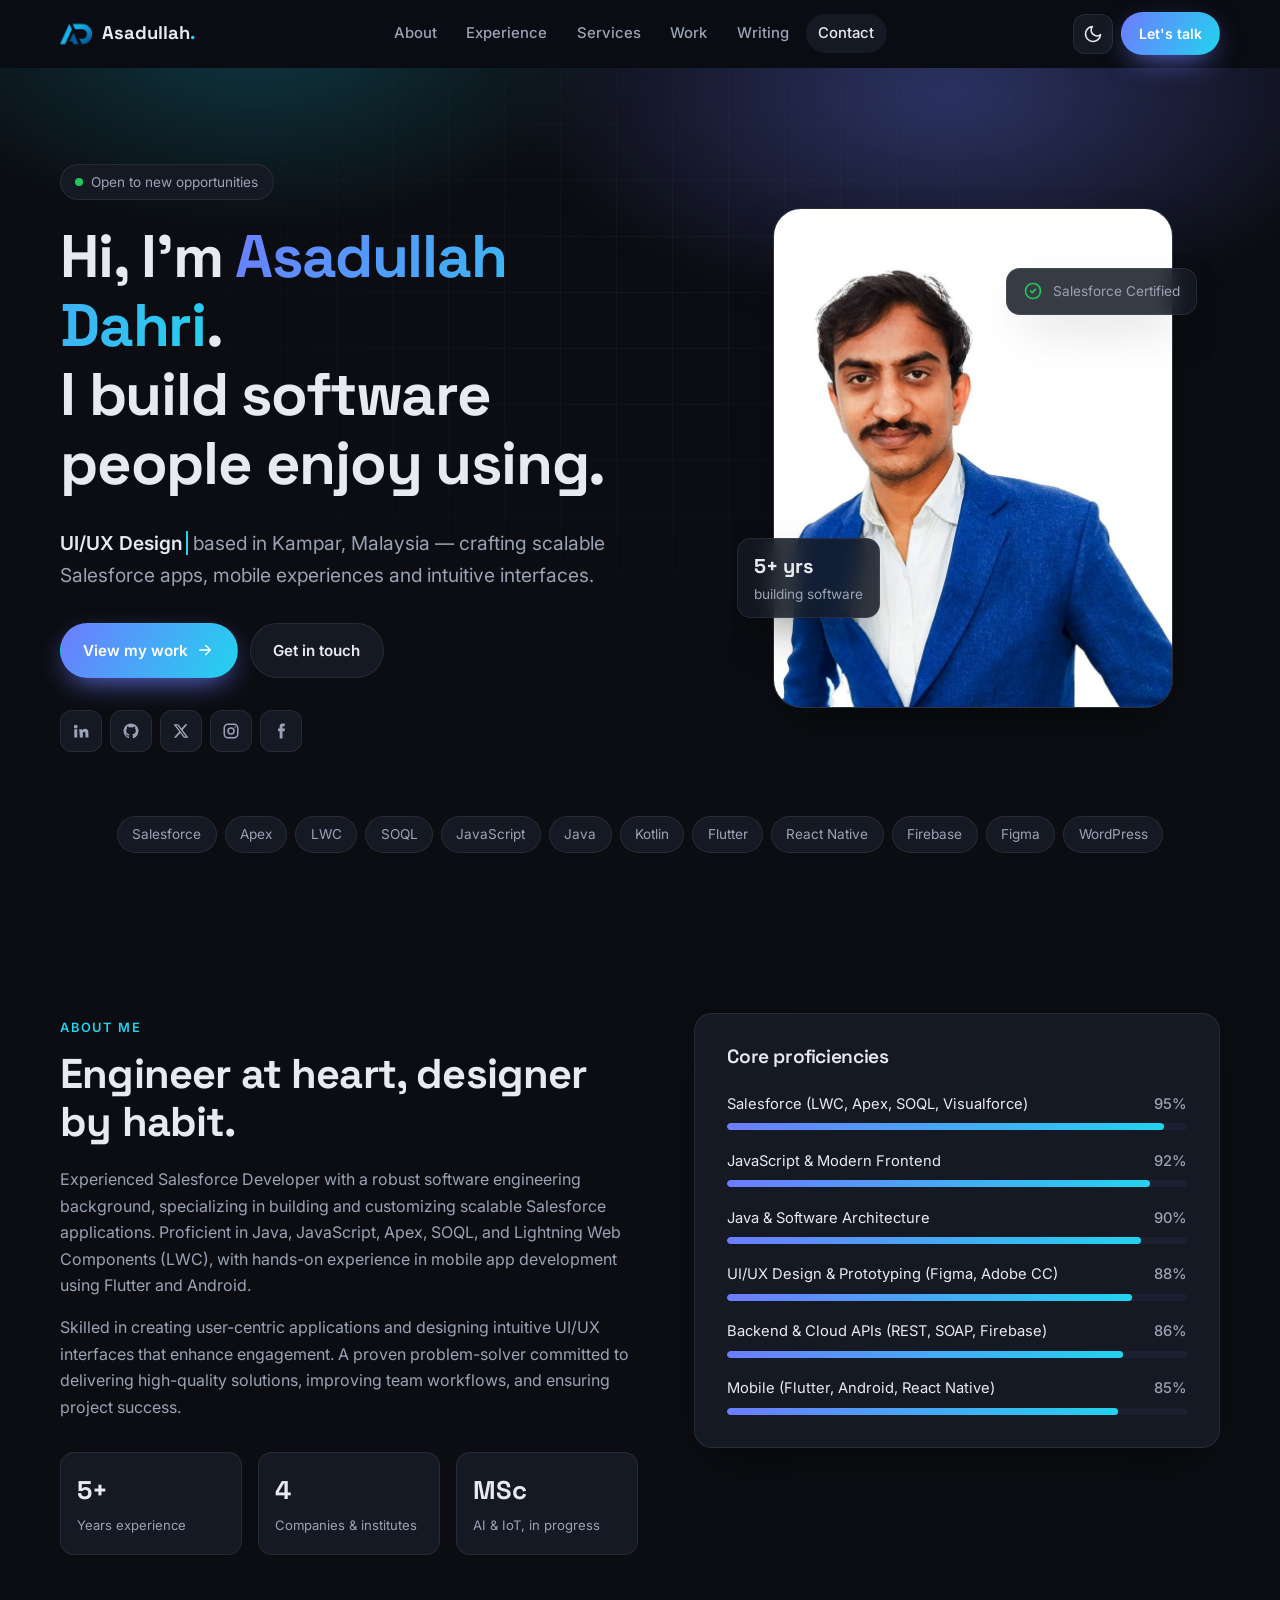
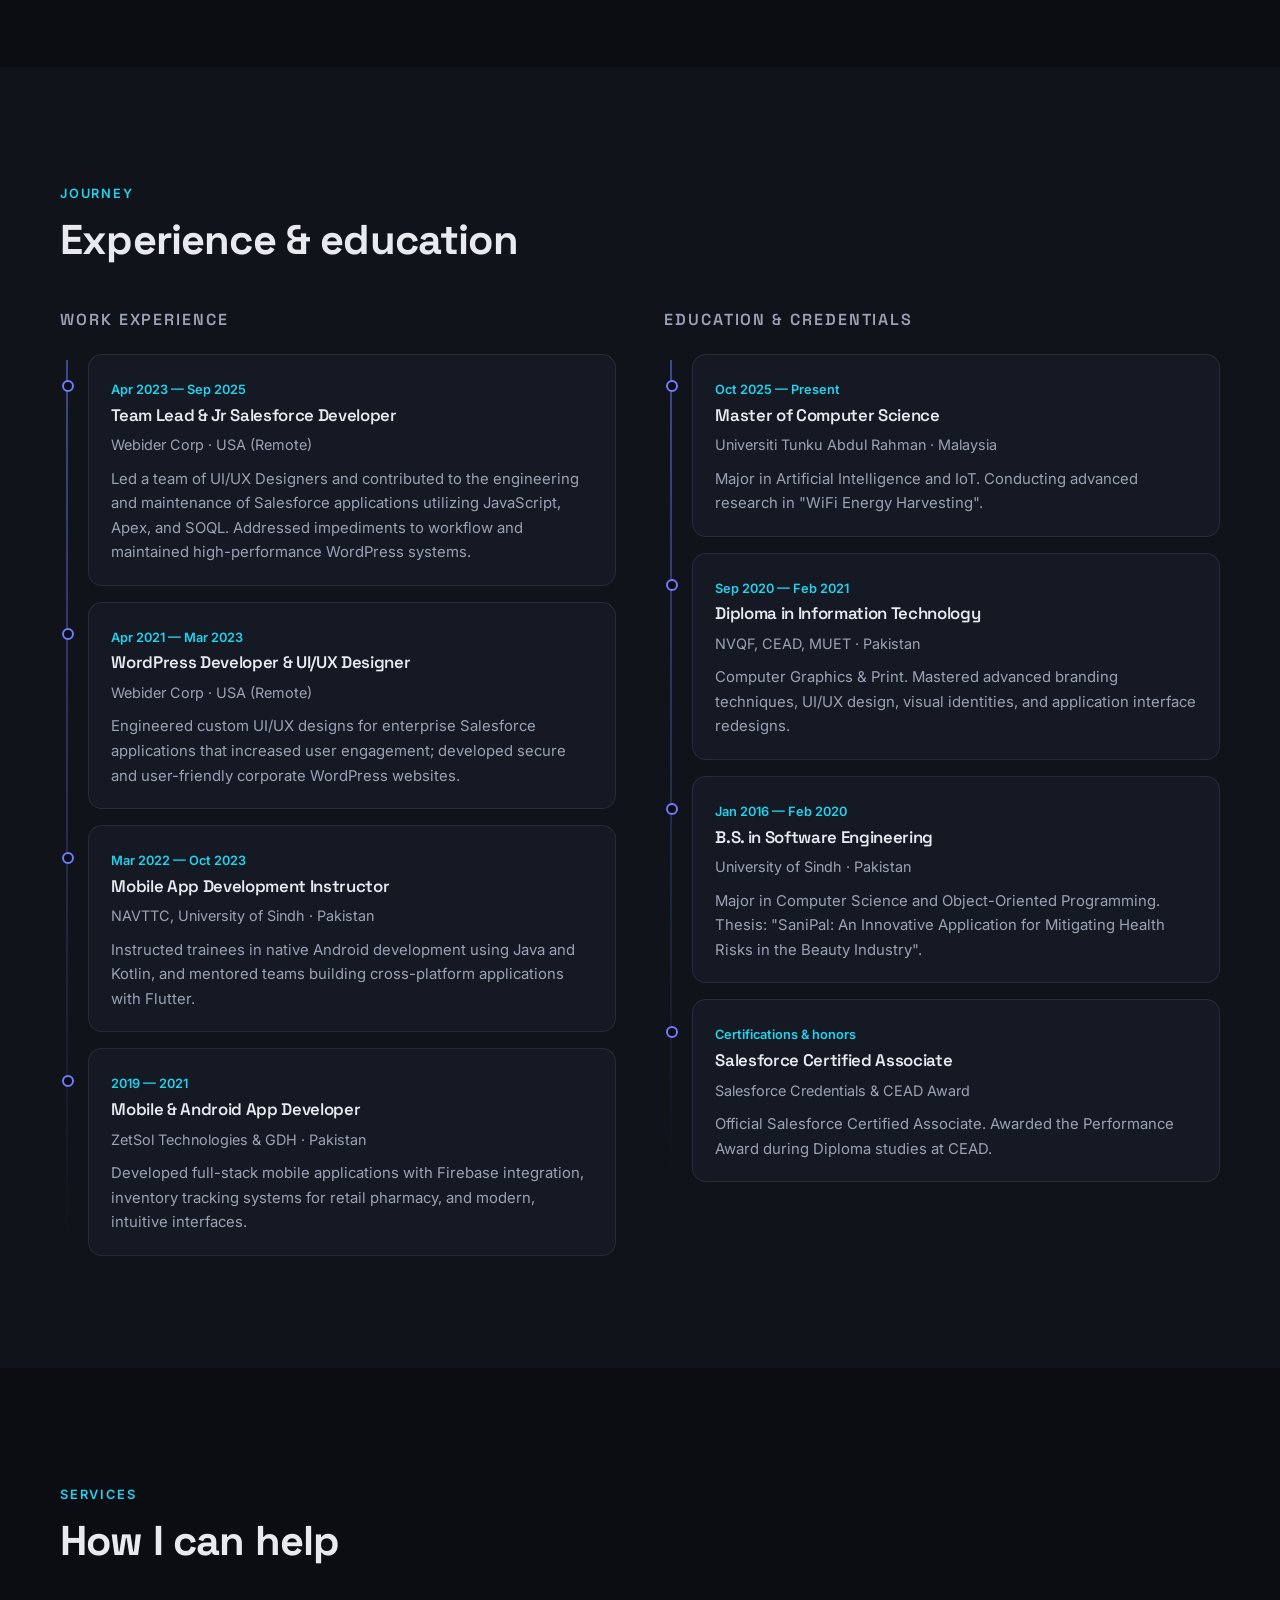
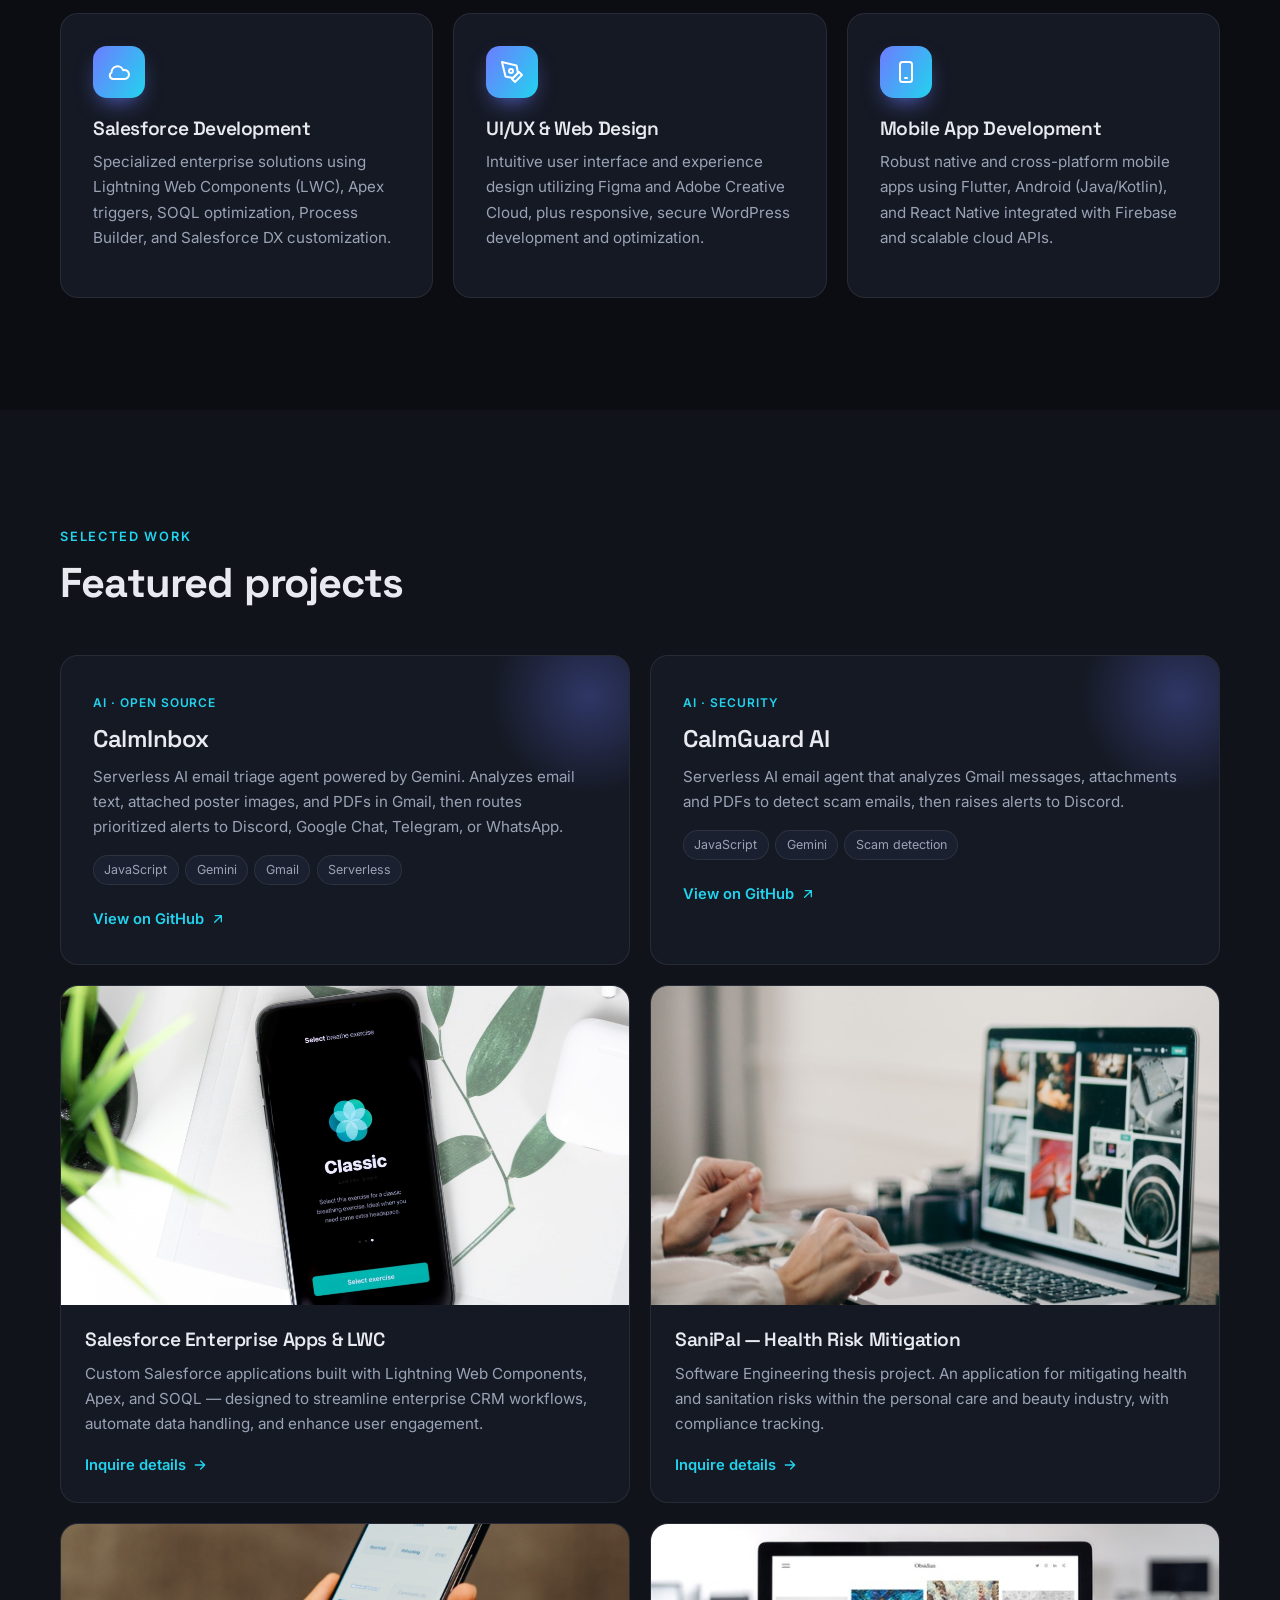
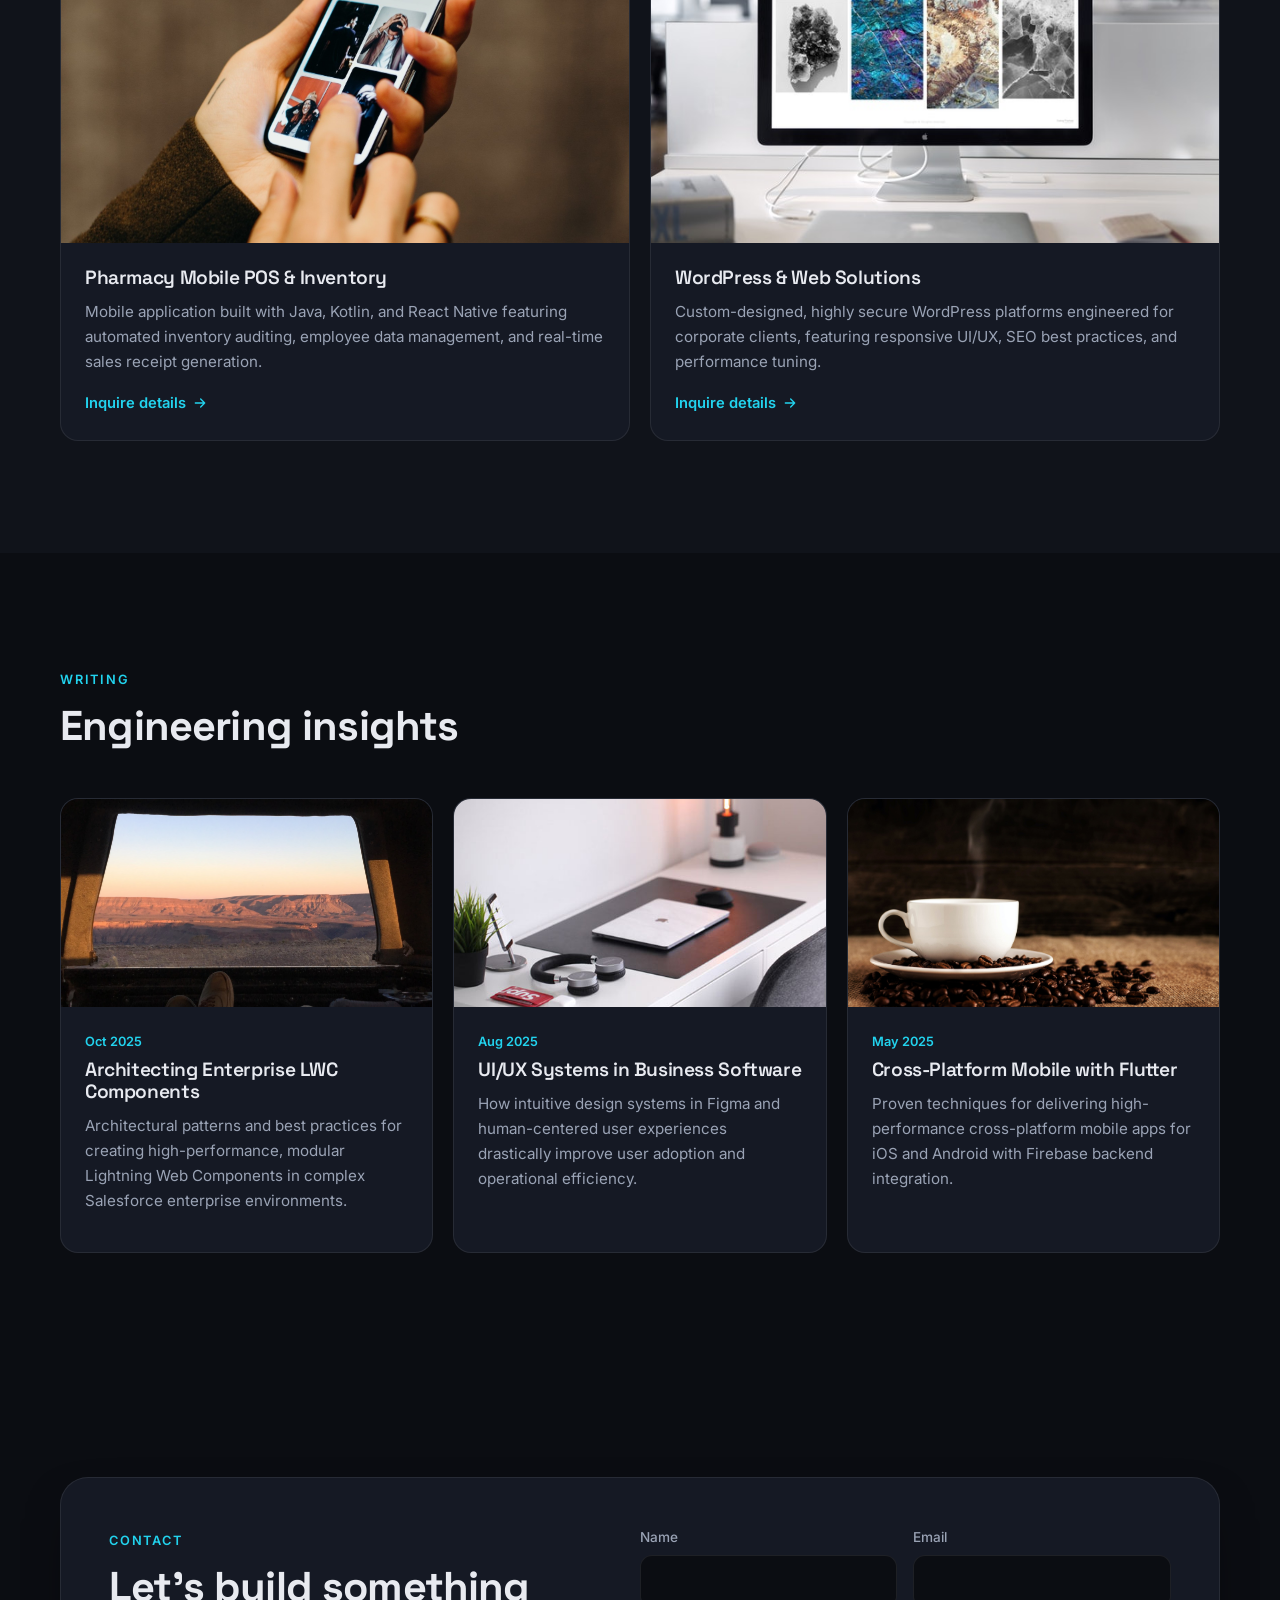
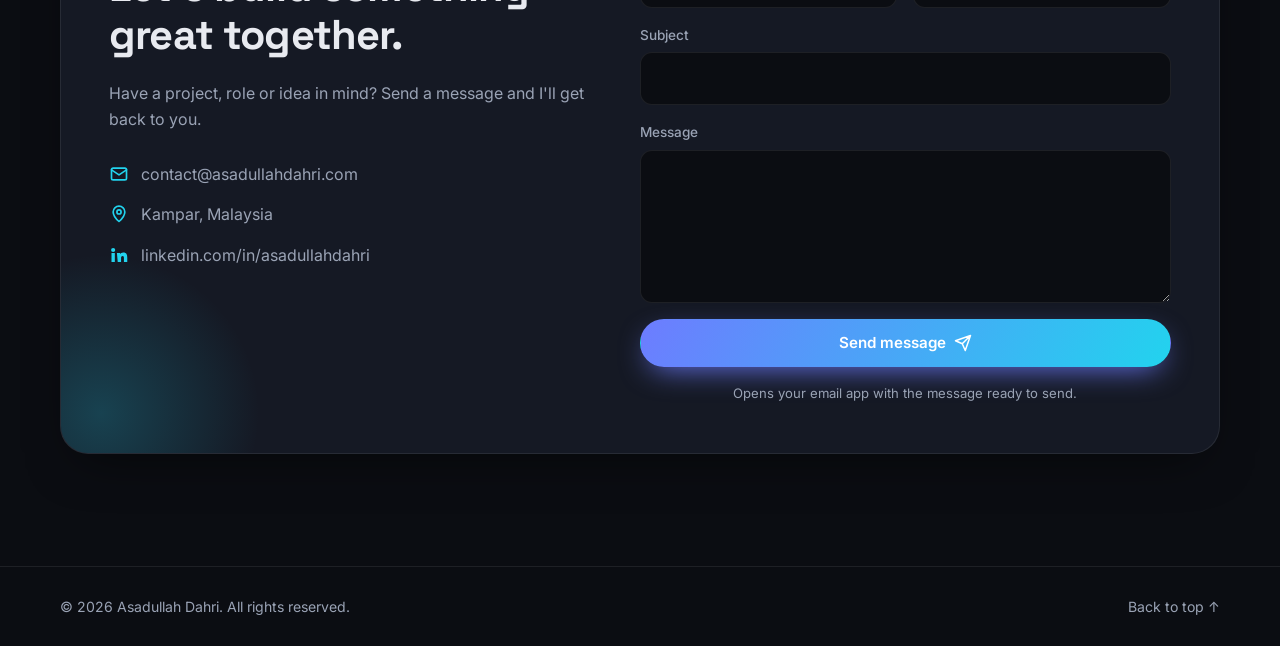
<file: index.html>
<!DOCTYPE html>
<html lang="en">
<head>
  <meta charset="UTF-8">
  <meta name="viewport" content="width=device-width, initial-scale=1.0">
  <title>Asadullah Dahri — Salesforce Developer & UI/UX Designer</title>
  <meta name="description" content="Asadullah Dahri — Salesforce Developer, UI/UX Designer and Full-Stack Engineer based in Kampar, Malaysia.">
  <meta name="author" content="Asadullah Dahri">
  <meta property="og:title" content="Asadullah Dahri — Salesforce Developer & UI/UX Designer">
  <meta property="og:description" content="Salesforce, UI/UX and mobile engineering. Building scalable, user-centric software.">
  <meta property="og:image" content="images/portrait.jpg">
  <meta name="theme-color" content="#0b0d12">
  <link rel="icon" type="image/png" href="images/AD Icon.png">
  <link rel="preconnect" href="https://fonts.googleapis.com">
  <link rel="preconnect" href="https://fonts.gstatic.com" crossorigin>
  <link href="https://fonts.googleapis.com/css2?family=Inter:wght@400;500;600&family=Space+Grotesk:wght@500;600;700&display=swap" rel="stylesheet">
  <link rel="stylesheet" href="css/style.css">
  <script>
    try { var t = localStorage.getItem('theme'); if (t) document.documentElement.setAttribute('data-theme', t); } catch (e) {}
  </script>
</head>
<body>
  <a class="skip" href="#main">Skip to content</a>

  <!-- Header / Nav -->
  <header class="nav" id="top">
    <div class="container nav-inner">
      <a href="#top" class="brand" aria-label="Asadullah Dahri — home">
        <img src="images/AD Icon.png" alt="" width="32" height="32">
        <span>Asadullah<b>.</b></span>
      </a>
      <nav class="nav-links" id="nav-links" aria-label="Primary">
        <a href="#about">About</a>
        <a href="#experience">Experience</a>
        <a href="#services">Services</a>
        <a href="#work">Work</a>
        <a href="#writing">Writing</a>
        <a href="#contact">Contact</a>
      </nav>
      <div class="nav-actions">
        <button class="icon-btn" id="theme-toggle" aria-label="Toggle colour theme">
          <svg class="i-sun" viewBox="0 0 24 24" aria-hidden="true"><circle cx="12" cy="12" r="4"/><path d="M12 2v2M12 20v2M4.9 4.9l1.4 1.4M17.7 17.7l1.4 1.4M2 12h2M20 12h2M4.9 19.1l1.4-1.4M17.7 6.3l1.4-1.4"/></svg>
          <svg class="i-moon" viewBox="0 0 24 24" aria-hidden="true"><path d="M21 12.8A9 9 0 1 1 11.2 3a7 7 0 0 0 9.8 9.8z"/></svg>
        </button>
        <a href="#contact" class="btn btn-sm btn-primary hide-sm">Let's talk</a>
        <button class="icon-btn menu-btn" id="menu-btn" aria-label="Open menu" aria-expanded="false" aria-controls="nav-links">
          <span></span><span></span>
        </button>
      </div>
    </div>
  </header>

  <main id="main">
    <!-- Hero -->
    <section class="hero">
      <div class="hero-glow" aria-hidden="true"></div>
      <div class="container hero-grid">
        <div class="hero-copy reveal">
          <span class="pill"><span class="dot"></span> Open to new opportunities</span>
          <h1>Hi, I'm <span class="grad">Asadullah Dahri</span>.<br>I build software people enjoy using.</h1>
          <p class="lead">
            <span class="rotator" data-words='["Salesforce Developer","UI/UX Designer","Full-Stack Engineer"]'>Salesforce Developer</span>
            based in Kampar, Malaysia — crafting scalable Salesforce apps, mobile experiences and intuitive interfaces.
          </p>
          <div class="hero-cta">
            <a href="#work" class="btn btn-primary">View my work
              <svg viewBox="0 0 24 24" aria-hidden="true"><path d="M5 12h14M13 6l6 6-6 6"/></svg>
            </a>
            <a href="mailto:contact@asadullahdahri.com" class="btn btn-ghost">Get in touch</a>
          </div>
          <ul class="socials" aria-label="Social profiles">
            <li><a href="https://linkedin.com/in/asadullahdahri" target="_blank" rel="noopener" aria-label="LinkedIn"><svg viewBox="0 0 24 24"><path d="M4.98 3.5a2.5 2.5 0 1 1 0 5 2.5 2.5 0 0 1 0-5zM3 9.5h4v11H3zM9.5 9.5h3.8v1.6h.06c.53-1 1.83-2.06 3.77-2.06 4.03 0 4.77 2.65 4.77 6.1v5.36h-4v-4.75c0-1.13-.02-2.6-1.58-2.6-1.59 0-1.83 1.24-1.83 2.52v4.83h-4z" class="fill"/></svg></a></li>
            <li><a href="https://github.com/Asadullahdahri" target="_blank" rel="noopener" aria-label="GitHub"><svg viewBox="0 0 24 24"><path class="fill" d="M12 2a10 10 0 0 0-3.16 19.49c.5.09.68-.22.68-.48v-1.7c-2.78.6-3.37-1.34-3.37-1.34-.45-1.16-1.11-1.47-1.11-1.47-.91-.62.07-.6.07-.6 1 .07 1.53 1.03 1.53 1.03.9 1.52 2.34 1.08 2.91.83.09-.65.35-1.08.63-1.33-2.22-.25-4.55-1.11-4.55-4.94 0-1.09.39-1.98 1.03-2.68-.1-.26-.45-1.27.1-2.65 0 0 .84-.27 2.75 1.02a9.6 9.6 0 0 1 5 0c1.91-1.3 2.75-1.02 2.75-1.02.55 1.38.2 2.4.1 2.65.64.7 1.03 1.59 1.03 2.68 0 3.84-2.34 4.68-4.57 4.93.36.31.68.92.68 1.85v2.75c0 .27.18.58.69.48A10 10 0 0 0 12 2z"/></svg></a></li>
            <li><a href="https://x.com/asadullahdahrii" target="_blank" rel="noopener" aria-label="X (Twitter)"><svg viewBox="0 0 24 24"><path class="fill" d="M17.75 3h3.07l-6.7 7.66L22 21h-6.17l-4.83-6.32L5.47 21H2.4l7.17-8.2L2 3h6.33l4.37 5.77zm-1.08 16.17h1.7L7.4 4.73H5.58z"/></svg></a></li>
            <li><a href="https://instagram.com/asadullahdahriii" target="_blank" rel="noopener" aria-label="Instagram"><svg viewBox="0 0 24 24"><rect x="3" y="3" width="18" height="18" rx="5"/><circle cx="12" cy="12" r="4"/><circle cx="17.5" cy="6.5" r="1" class="fill"/></svg></a></li>
            <li><a href="https://facebook.com/asadullahdahriii" target="_blank" rel="noopener" aria-label="Facebook"><svg viewBox="0 0 24 24"><path class="fill" d="M14 8.5V6.8c0-.8.5-1 .9-1H17V2.1L14.1 2C10.9 2 10.2 4.4 10.2 6v2.5H8v3.8h2.2V22H14v-9.7h2.9l.4-3.8z"/></svg></a></li>
          </ul>
        </div>
        <div class="hero-visual reveal">
          <div class="portrait">
            <img src="images/portrait.jpg" alt="Portrait of Asadullah Dahri" width="800" height="1030">
          </div>
          <div class="float-card fc-1">
            <strong>5+ yrs</strong><span>building software</span>
          </div>
          <div class="float-card fc-2">
            <svg viewBox="0 0 24 24" aria-hidden="true"><path d="M9 12l2 2 4-4"/><circle cx="12" cy="12" r="9"/></svg>
            <span>Salesforce Certified</span>
          </div>
        </div>
      </div>
      <div class="container">
        <ul class="stack-strip" aria-label="Tech stack">
          <li>Salesforce</li><li>Apex</li><li>LWC</li><li>SOQL</li><li>JavaScript</li><li>Java</li><li>Kotlin</li><li>Flutter</li><li>React Native</li><li>Firebase</li><li>Figma</li><li>WordPress</li>
        </ul>
      </div>
    </section>

    <!-- About -->
    <section id="about" class="section">
      <div class="container about-grid">
        <div class="reveal">
          <p class="eyebrow">About me</p>
          <h2>Engineer at heart, designer by habit.</h2>
          <p class="muted">
            Experienced Salesforce Developer with a robust software engineering background, specializing in building and customizing scalable Salesforce applications. Proficient in Java, JavaScript, Apex, SOQL, and Lightning Web Components (LWC), with hands-on experience in mobile app development using Flutter and Android.
          </p>
          <p class="muted">
            Skilled in creating user-centric applications and designing intuitive UI/UX interfaces that enhance engagement. A proven problem-solver committed to delivering high-quality solutions, improving team workflows, and ensuring project success.
          </p>
          <div class="stats">
            <div><strong>5+</strong><span>Years experience</span></div>
            <div><strong>4</strong><span>Companies &amp; institutes</span></div>
            <div><strong>MSc</strong><span>AI &amp; IoT, in progress</span></div>
          </div>
        </div>
        <div class="skills reveal">
          <h3>Core proficiencies</h3>
          <ul class="skill-list">
            <li><div class="skill-row"><span>Salesforce (LWC, Apex, SOQL, Visualforce)</span><b>95%</b></div><div class="bar"><i style="--w:95%"></i></div></li>
            <li><div class="skill-row"><span>JavaScript &amp; Modern Frontend</span><b>92%</b></div><div class="bar"><i style="--w:92%"></i></div></li>
            <li><div class="skill-row"><span>Java &amp; Software Architecture</span><b>90%</b></div><div class="bar"><i style="--w:90%"></i></div></li>
            <li><div class="skill-row"><span>UI/UX Design &amp; Prototyping (Figma, Adobe CC)</span><b>88%</b></div><div class="bar"><i style="--w:88%"></i></div></li>
            <li><div class="skill-row"><span>Backend &amp; Cloud APIs (REST, SOAP, Firebase)</span><b>86%</b></div><div class="bar"><i style="--w:86%"></i></div></li>
            <li><div class="skill-row"><span>Mobile (Flutter, Android, React Native)</span><b>85%</b></div><div class="bar"><i style="--w:85%"></i></div></li>
          </ul>
        </div>
      </div>
    </section>

    <!-- Experience & Education -->
    <section id="experience" class="section alt">
      <div class="container">
        <div class="section-head reveal">
          <p class="eyebrow">Journey</p>
          <h2>Experience &amp; education</h2>
        </div>
        <div class="timeline-grid">
          <div class="reveal">
            <h3 class="col-title">Work experience</h3>
            <ol class="timeline">
              <li>
                <span class="when">Apr 2023 — Sep 2025</span>
                <h4>Team Lead &amp; Jr Salesforce Developer</h4>
                <p class="where">Webider Corp · USA (Remote)</p>
                <p>Led a team of UI/UX Designers and contributed to the engineering and maintenance of Salesforce applications utilizing JavaScript, Apex, and SOQL. Addressed impediments to workflow and maintained high-performance WordPress systems.</p>
              </li>
              <li>
                <span class="when">Apr 2021 — Mar 2023</span>
                <h4>WordPress Developer &amp; UI/UX Designer</h4>
                <p class="where">Webider Corp · USA (Remote)</p>
                <p>Engineered custom UI/UX designs for enterprise Salesforce applications that increased user engagement; developed secure and user-friendly corporate WordPress websites.</p>
              </li>
              <li>
                <span class="when">Mar 2022 — Oct 2023</span>
                <h4>Mobile App Development Instructor</h4>
                <p class="where">NAVTTC, University of Sindh · Pakistan</p>
                <p>Instructed trainees in native Android development using Java and Kotlin, and mentored teams building cross-platform applications with Flutter.</p>
              </li>
              <li>
                <span class="when">2019 — 2021</span>
                <h4>Mobile &amp; Android App Developer</h4>
                <p class="where">ZetSol Technologies &amp; GDH · Pakistan</p>
                <p>Developed full-stack mobile applications with Firebase integration, inventory tracking systems for retail pharmacy, and modern, intuitive interfaces.</p>
              </li>
            </ol>
          </div>
          <div class="reveal">
            <h3 class="col-title">Education &amp; credentials</h3>
            <ol class="timeline">
              <li>
                <span class="when">Oct 2025 — Present</span>
                <h4>Master of Computer Science</h4>
                <p class="where">Universiti Tunku Abdul Rahman · Malaysia</p>
                <p>Major in Artificial Intelligence and IoT. Conducting advanced research in "WiFi Energy Harvesting".</p>
              </li>
              <li>
                <span class="when">Sep 2020 — Feb 2021</span>
                <h4>Diploma in Information Technology</h4>
                <p class="where">NVQF, CEAD, MUET · Pakistan</p>
                <p>Computer Graphics &amp; Print. Mastered advanced branding techniques, UI/UX design, visual identities, and application interface redesigns.</p>
              </li>
              <li>
                <span class="when">Jan 2016 — Feb 2020</span>
                <h4>B.S. in Software Engineering</h4>
                <p class="where">University of Sindh · Pakistan</p>
                <p>Major in Computer Science and Object-Oriented Programming. Thesis: "SaniPal: An Innovative Application for Mitigating Health Risks in the Beauty Industry".</p>
              </li>
              <li>
                <span class="when">Certifications &amp; honors</span>
                <h4>Salesforce Certified Associate</h4>
                <p class="where">Salesforce Credentials &amp; CEAD Award</p>
                <p>Official Salesforce Certified Associate. Awarded the Performance Award during Diploma studies at CEAD.</p>
              </li>
            </ol>
          </div>
        </div>
      </div>
    </section>

    <!-- Services -->
    <section id="services" class="section">
      <div class="container">
        <div class="section-head reveal">
          <p class="eyebrow">Services</p>
          <h2>How I can help</h2>
        </div>
        <div class="cards-3">
          <article class="card service reveal">
            <div class="ico"><svg viewBox="0 0 24 24" aria-hidden="true"><path d="M17.5 19a4.5 4.5 0 1 0-1.4-8.78A6 6 0 0 0 4.5 12.5 3.5 3.5 0 0 0 6 19z"/></svg></div>
            <h3>Salesforce Development</h3>
            <p>Specialized enterprise solutions using Lightning Web Components (LWC), Apex triggers, SOQL optimization, Process Builder, and Salesforce DX customization.</p>
          </article>
          <article class="card service reveal">
            <div class="ico"><svg viewBox="0 0 24 24" aria-hidden="true"><path d="M12 19l7-7 3 3-7 7z"/><path d="M18 13l-1.5-7.5L2 2l3.5 14.5L13 18z"/><circle cx="11" cy="11" r="2"/></svg></div>
            <h3>UI/UX &amp; Web Design</h3>
            <p>Intuitive user interface and experience design utilizing Figma and Adobe Creative Cloud, plus responsive, secure WordPress development and optimization.</p>
          </article>
          <article class="card service reveal">
            <div class="ico"><svg viewBox="0 0 24 24" aria-hidden="true"><rect x="6" y="2" width="12" height="20" rx="2.5"/><path d="M11 18h2"/></svg></div>
            <h3>Mobile App Development</h3>
            <p>Robust native and cross-platform mobile apps using Flutter, Android (Java/Kotlin), and React Native integrated with Firebase and scalable cloud APIs.</p>
          </article>
        </div>
      </div>
    </section>

    <!-- Work -->
    <section id="work" class="section alt">
      <div class="container">
        <div class="section-head reveal">
          <p class="eyebrow">Selected work</p>
          <h2>Featured projects</h2>
        </div>

        <div class="featured">
          <article class="card project-feature reveal">
            <div class="pf-tag">AI · Open source</div>
            <h3>CalmInbox</h3>
            <p>Serverless AI email triage agent powered by Gemini. Analyzes email text, attached poster images, and PDFs in Gmail, then routes prioritized alerts to Discord, Google Chat, Telegram, or WhatsApp.</p>
            <ul class="tags"><li>JavaScript</li><li>Gemini</li><li>Gmail</li><li>Serverless</li></ul>
            <a class="link" href="https://github.com/Asadullahdahri/CalmInbox" target="_blank" rel="noopener">View on GitHub <svg viewBox="0 0 24 24" aria-hidden="true"><path d="M7 17L17 7M8 7h9v9"/></svg></a>
          </article>
          <article class="card project-feature reveal">
            <div class="pf-tag">AI · Security</div>
            <h3>CalmGuard AI</h3>
            <p>Serverless AI email agent that analyzes Gmail messages, attachments and PDFs to detect scam emails, then raises alerts to Discord.</p>
            <ul class="tags"><li>JavaScript</li><li>Gemini</li><li>Scam detection</li></ul>
            <a class="link" href="https://github.com/Asadullahdahri/CalmGuard-AI" target="_blank" rel="noopener">View on GitHub <svg viewBox="0 0 24 24" aria-hidden="true"><path d="M7 17L17 7M8 7h9v9"/></svg></a>
          </article>
        </div>

        <div class="cards-2">
          <article class="card project reveal">
            <div class="thumb"><img src="images/portfolio-first.jpg" alt="" loading="lazy"></div>
            <div class="body">
              <h3>Salesforce Enterprise Apps &amp; LWC</h3>
              <p>Custom Salesforce applications built with Lightning Web Components, Apex, and SOQL — designed to streamline enterprise CRM workflows, automate data handling, and enhance user engagement.</p>
              <a class="link" href="mailto:contact@asadullahdahri.com?subject=Inquiry%3A%20Salesforce%20Enterprise%20Apps">Inquire details <svg viewBox="0 0 24 24" aria-hidden="true"><path d="M5 12h14M13 6l6 6-6 6"/></svg></a>
            </div>
          </article>
          <article class="card project reveal">
            <div class="thumb"><img src="images/portfolio-second.jpg" alt="" loading="lazy"></div>
            <div class="body">
              <h3>SaniPal — Health Risk Mitigation</h3>
              <p>Software Engineering thesis project. An application for mitigating health and sanitation risks within the personal care and beauty industry, with compliance tracking.</p>
              <a class="link" href="mailto:contact@asadullahdahri.com?subject=Inquiry%3A%20SaniPal">Inquire details <svg viewBox="0 0 24 24" aria-hidden="true"><path d="M5 12h14M13 6l6 6-6 6"/></svg></a>
            </div>
          </article>
          <article class="card project reveal">
            <div class="thumb"><img src="images/portfolio-third.jpg" alt="" loading="lazy"></div>
            <div class="body">
              <h3>Pharmacy Mobile POS &amp; Inventory</h3>
              <p>Mobile application built with Java, Kotlin, and React Native featuring automated inventory auditing, employee data management, and real-time sales receipt generation.</p>
              <a class="link" href="mailto:contact@asadullahdahri.com?subject=Inquiry%3A%20Pharmacy%20POS">Inquire details <svg viewBox="0 0 24 24" aria-hidden="true"><path d="M5 12h14M13 6l6 6-6 6"/></svg></a>
            </div>
          </article>
          <article class="card project reveal">
            <div class="thumb"><img src="images/portfolio-fourth.jpg" alt="" loading="lazy"></div>
            <div class="body">
              <h3>WordPress &amp; Web Solutions</h3>
              <p>Custom-designed, highly secure WordPress platforms engineered for corporate clients, featuring responsive UI/UX, SEO best practices, and performance tuning.</p>
              <a class="link" href="mailto:contact@asadullahdahri.com?subject=Inquiry%3A%20WordPress%20Solutions">Inquire details <svg viewBox="0 0 24 24" aria-hidden="true"><path d="M5 12h14M13 6l6 6-6 6"/></svg></a>
            </div>
          </article>
        </div>
      </div>
    </section>

    <!-- Writing -->
    <section id="writing" class="section">
      <div class="container">
        <div class="section-head reveal">
          <p class="eyebrow">Writing</p>
          <h2>Engineering insights</h2>
        </div>
        <div class="cards-3">
          <article class="card post reveal">
            <div class="thumb"><img src="images/post-one.jpg" alt="" loading="lazy"></div>
            <div class="body">
              <time>Oct 2025</time>
              <h3>Architecting Enterprise LWC Components</h3>
              <p>Architectural patterns and best practices for creating high-performance, modular Lightning Web Components in complex Salesforce enterprise environments.</p>
            </div>
          </article>
          <article class="card post reveal">
            <div class="thumb"><img src="images/post-two.jpg" alt="" loading="lazy"></div>
            <div class="body">
              <time>Aug 2025</time>
              <h3>UI/UX Systems in Business Software</h3>
              <p>How intuitive design systems in Figma and human-centered user experiences drastically improve user adoption and operational efficiency.</p>
            </div>
          </article>
          <article class="card post reveal">
            <div class="thumb"><img src="images/post-three.jpg" alt="" loading="lazy"></div>
            <div class="body">
              <time>May 2025</time>
              <h3>Cross-Platform Mobile with Flutter</h3>
              <p>Proven techniques for delivering high-performance cross-platform mobile apps for iOS and Android with Firebase backend integration.</p>
            </div>
          </article>
        </div>
      </div>
    </section>

    <!-- Contact -->
    <section id="contact" class="section">
      <div class="container">
        <div class="contact-card reveal">
          <div class="contact-info">
            <p class="eyebrow">Contact</p>
            <h2>Let's build something great together.</h2>
            <p class="muted">Have a project, role or idea in mind? Send a message and I'll get back to you.</p>
            <ul class="info-list">
              <li><svg viewBox="0 0 24 24" aria-hidden="true"><rect x="3" y="5" width="18" height="14" rx="2"/><path d="M3 7l9 6 9-6"/></svg><a href="mailto:contact@asadullahdahri.com">contact@asadullahdahri.com</a></li>
              <li><svg viewBox="0 0 24 24" aria-hidden="true"><path d="M12 21s-7-6.2-7-11.5a7 7 0 0 1 14 0C19 14.8 12 21 12 21z"/><circle cx="12" cy="9.5" r="2.5"/></svg><span>Kampar, Malaysia</span></li>
              <li><svg viewBox="0 0 24 24" aria-hidden="true"><path class="fill" d="M4.98 3.5a2.5 2.5 0 1 1 0 5 2.5 2.5 0 0 1 0-5zM3 9.5h4v11H3zM9.5 9.5h3.8v1.6h.06c.53-1 1.83-2.06 3.77-2.06 4.03 0 4.77 2.65 4.77 6.1v5.36h-4v-4.75c0-1.13-.02-2.6-1.58-2.6-1.59 0-1.83 1.24-1.83 2.52v4.83h-4z"/></svg><a href="https://linkedin.com/in/asadullahdahri" target="_blank" rel="noopener">linkedin.com/in/asadullahdahri</a></li>
            </ul>
          </div>
          <form class="contact-form" id="contact-form" novalidate>
            <div class="row">
              <label>Name<input name="name" type="text" autocomplete="name" required></label>
              <label>Email<input name="email" type="email" autocomplete="email" required></label>
            </div>
            <label>Subject<input name="subject" type="text" required></label>
            <label>Message<textarea name="message" rows="5" required></textarea></label>
            <button type="submit" class="btn btn-primary btn-block">Send message
              <svg viewBox="0 0 24 24" aria-hidden="true"><path d="M22 2L11 13M22 2l-7 20-4-9-9-4z"/></svg>
            </button>
            <p class="form-note" id="form-note" role="status">Opens your email app with the message ready to send.</p>
          </form>
        </div>
      </div>
    </section>
  </main>

  <footer class="footer">
    <div class="container footer-inner">
      <p>© <span id="year">2026</span> Asadullah Dahri. All rights reserved.</p>
      <a href="#top" class="to-top">Back to top ↑</a>
    </div>
  </footer>

  <script src="js/main.js" defer></script>
</body>
</html>
</file>
<file: css/style.css>
/* ===== Tokens ===== */
:root {
  --bg: #0b0d12;
  --bg-alt: #10131a;
  --surface: #151924;
  --surface-2: #1b2030;
  --border: rgba(255, 255, 255, 0.08);
  --text: #e8eaf0;
  --muted: #9aa3b5;
  --accent: #6d7cff;
  --accent-2: #22d3ee;
  --grad: linear-gradient(120deg, var(--accent), var(--accent-2));
  --shadow: 0 20px 50px -20px rgba(0, 0, 0, 0.6);
  --radius: 18px;
  --nav-h: 68px;
  color-scheme: dark;
}
:root[data-theme="light"] {
  --bg: #f7f8fb;
  --bg-alt: #eef1f7;
  --surface: #ffffff;
  --surface-2: #f2f4f9;
  --border: rgba(15, 23, 42, 0.09);
  --text: #0f172a;
  --muted: #55607a;
  --accent: #4f5bff;
  --accent-2: #0891b2;
  --shadow: 0 20px 50px -24px rgba(15, 23, 42, 0.25);
  color-scheme: light;
}

/* ===== Base ===== */
*, *::before, *::after { box-sizing: border-box; }
html { scroll-behavior: smooth; scroll-padding-top: calc(var(--nav-h) + 12px); }
body {
  margin: 0;
  font-family: "Inter", system-ui, -apple-system, Segoe UI, Roboto, sans-serif;
  font-size: 16px;
  line-height: 1.65;
  background: var(--bg);
  color: var(--text);
  -webkit-font-smoothing: antialiased;
  transition: background-color .3s, color .3s;
  overflow-x: hidden;
}
img { max-width: 100%; display: block; }
a { color: inherit; text-decoration: none; }
h1, h2, h3, h4 { font-family: "Space Grotesk", "Inter", sans-serif; line-height: 1.15; margin: 0 0 .5em; letter-spacing: -0.02em; }
h1 { font-size: clamp(2.2rem, 5vw, 3.75rem); font-weight: 700; }
h2 { font-size: clamp(1.75rem, 3.5vw, 2.6rem); font-weight: 700; }
h3 { font-size: 1.2rem; font-weight: 600; }
h4 { font-size: 1.05rem; font-weight: 600; }
p { margin: 0 0 1em; }
ul, ol { list-style: none; margin: 0; padding: 0; }
svg { width: 20px; height: 20px; fill: none; stroke: currentColor; stroke-width: 2; stroke-linecap: round; stroke-linejoin: round; flex-shrink: 0; }
svg .fill, svg path.fill { fill: currentColor; stroke: none; }
::selection { background: var(--accent); color: #fff; }
:focus-visible { outline: 2px solid var(--accent-2); outline-offset: 3px; border-radius: 6px; }

.container { width: min(1160px, 100% - 32px); margin-inline: auto; }
.muted { color: var(--muted); }
.grad { background: var(--grad); -webkit-background-clip: text; background-clip: text; color: transparent; }
.eyebrow {
  display: inline-block; font-size: .8rem; font-weight: 600; letter-spacing: .14em; text-transform: uppercase;
  color: var(--accent-2); margin-bottom: .75rem;
}
.skip { position: absolute; left: -999px; top: 8px; z-index: 100; background: var(--accent); color: #fff; padding: 8px 14px; border-radius: 8px; }
.skip:focus { left: 8px; }

/* ===== Buttons ===== */
.btn {
  display: inline-flex; align-items: center; justify-content: center; gap: .5rem;
  padding: .85rem 1.4rem; border-radius: 999px; font-weight: 600; font-size: .95rem;
  border: 1px solid transparent; cursor: pointer; font-family: inherit;
  transition: transform .2s, box-shadow .2s, background .2s, border-color .2s;
}
.btn svg { width: 18px; height: 18px; transition: transform .2s; }
.btn:hover svg { transform: translateX(3px); }
.btn-primary { background: var(--grad); color: #fff; box-shadow: 0 10px 30px -10px var(--accent); }
.btn-primary:hover { transform: translateY(-2px); box-shadow: 0 16px 36px -12px var(--accent); }
.btn-ghost { border-color: var(--border); background: var(--surface); color: var(--text); }
.btn-ghost:hover { border-color: var(--accent); transform: translateY(-2px); }
.btn-sm { padding: .55rem 1.05rem; font-size: .88rem; }
.btn-block { width: 100%; }
.icon-btn {
  width: 40px; height: 40px; display: grid; place-items: center; border-radius: 12px;
  border: 1px solid var(--border); background: var(--surface); color: var(--text); cursor: pointer;
}
.icon-btn:hover { border-color: var(--accent); }

/* ===== Nav ===== */
.nav {
  position: sticky; top: 0; z-index: 50; height: var(--nav-h);
  background: color-mix(in srgb, var(--bg) 72%, transparent);
  backdrop-filter: saturate(160%) blur(14px); -webkit-backdrop-filter: saturate(160%) blur(14px);
  border-bottom: 1px solid transparent; transition: border-color .3s;
}
.nav.scrolled { border-bottom-color: var(--border); }
.nav-inner { height: 100%; display: flex; align-items: center; justify-content: space-between; gap: 1rem; }
.brand { display: flex; align-items: center; gap: .6rem; font-family: "Space Grotesk", sans-serif; font-weight: 700; font-size: 1.15rem; }
.brand img { border-radius: 8px; }
.brand b { color: var(--accent-2); }
.nav-links { display: flex; gap: .25rem; }
.nav-links a { padding: .45rem .8rem; border-radius: 999px; color: var(--muted); font-size: .93rem; font-weight: 500; transition: color .2s, background .2s; }
.nav-links a:hover, .nav-links a.active { color: var(--text); background: var(--surface); }
.nav-actions { display: flex; align-items: center; gap: .5rem; }
.i-sun { display: none; }
:root[data-theme="light"] .i-sun { display: block; }
:root[data-theme="light"] .i-moon { display: none; }
.menu-btn { display: none; }
.menu-btn { position: relative; }
.menu-btn span { position: absolute; left: 11px; top: 18px; width: 16px; height: 2px; background: currentColor; border-radius: 2px; transition: transform .25s; }
.menu-btn span:first-child { transform: translateY(-3px); }
.menu-btn span:last-child { transform: translateY(3px); }
.menu-btn[aria-expanded="true"] span:first-child { transform: rotate(45deg); }
.menu-btn[aria-expanded="true"] span:last-child { transform: rotate(-45deg); }

/* ===== Hero ===== */
.hero { position: relative; padding: clamp(3rem, 8vw, 6rem) 0 3rem; overflow: hidden; }
.hero-glow {
  position: absolute; inset: -20% -10% auto; height: 640px; pointer-events: none;
  background:
    radial-gradient(40% 50% at 70% 30%, color-mix(in srgb, var(--accent) 35%, transparent), transparent 70%),
    radial-gradient(35% 45% at 25% 20%, color-mix(in srgb, var(--accent-2) 22%, transparent), transparent 70%);
  filter: blur(20px);
}
.hero::after {
  content: ""; position: absolute; inset: 0; pointer-events: none; opacity: .5;
  background-image: linear-gradient(var(--border) 1px, transparent 1px), linear-gradient(90deg, var(--border) 1px, transparent 1px);
  background-size: 56px 56px;
  mask-image: radial-gradient(60% 60% at 50% 30%, #000, transparent 75%);
  -webkit-mask-image: radial-gradient(60% 60% at 50% 30%, #000, transparent 75%);
}
.hero-grid { position: relative; z-index: 1; display: grid; grid-template-columns: 1.25fr 1fr; gap: 3rem; align-items: center; }
.pill {
  display: inline-flex; align-items: center; gap: .5rem; padding: .35rem .9rem; border-radius: 999px;
  background: var(--surface); border: 1px solid var(--border); font-size: .85rem; color: var(--muted); margin-bottom: 1.4rem;
}
.dot { width: 8px; height: 8px; border-radius: 50%; background: #22c55e; box-shadow: 0 0 0 0 rgba(34, 197, 94, .6); animation: pulse 2s infinite; }
@keyframes pulse { 70% { box-shadow: 0 0 0 8px rgba(34, 197, 94, 0); } 100% { box-shadow: 0 0 0 0 rgba(34, 197, 94, 0); } }
.lead { font-size: clamp(1.05rem, 1.6vw, 1.2rem); color: var(--muted); max-width: 36rem; margin: 1.2rem 0 2rem; }
.rotator { color: var(--text); font-weight: 600; border-right: 2px solid var(--accent-2); padding-right: 3px; }
.hero-cta { display: flex; flex-wrap: wrap; gap: .75rem; margin-bottom: 2rem; }
.socials { display: flex; gap: .5rem; }
.socials a {
  width: 42px; height: 42px; display: grid; place-items: center; border-radius: 12px;
  border: 1px solid var(--border); background: var(--surface); color: var(--muted); transition: color .2s, border-color .2s, transform .2s;
}
.socials a:hover { color: var(--text); border-color: var(--accent); transform: translateY(-2px); }
.socials svg { width: 18px; height: 18px; }

.hero-visual { position: relative; justify-self: center; width: min(400px, 100%); }
.portrait {
  position: relative; aspect-ratio: 4 / 5; border-radius: 28px; overflow: hidden;
  background: linear-gradient(160deg, var(--surface-2), var(--surface));
  border: 1px solid var(--border); box-shadow: var(--shadow);
}
.portrait::before {
  content: ""; position: absolute; inset: -2px; border-radius: inherit; padding: 2px;
  background: var(--grad); -webkit-mask: linear-gradient(#000 0 0) content-box, linear-gradient(#000 0 0);
  -webkit-mask-composite: xor; mask-composite: exclude; z-index: 2; pointer-events: none;
}
.portrait img { width: 100%; height: 100%; object-fit: cover; object-position: center 25%; }
.float-card {
  position: absolute; z-index: 3; display: flex; align-items: center; gap: .6rem;
  padding: .7rem 1rem; border-radius: 14px; font-size: .85rem;
  background: color-mix(in srgb, var(--surface) 85%, transparent); backdrop-filter: blur(10px);
  border: 1px solid var(--border); box-shadow: var(--shadow); animation: float 6s ease-in-out infinite;
}
.float-card strong { font-family: "Space Grotesk", sans-serif; font-size: 1.25rem; }
.float-card span { color: var(--muted); }
.float-card svg { color: #22c55e; }
.fc-1 { left: -36px; bottom: 18%; flex-direction: column; align-items: flex-start; gap: 0; }
.fc-2 { right: -24px; top: 12%; animation-delay: -3s; }
@keyframes float { 50% { transform: translateY(-10px); } }

.stack-strip { position: relative; z-index: 1; display: flex; flex-wrap: wrap; justify-content: center; gap: .5rem; margin-top: 4rem; }
.stack-strip li { padding: .4rem .9rem; border-radius: 999px; border: 1px solid var(--border); color: var(--muted); font-size: .85rem; background: var(--surface); }

/* ===== Sections ===== */
.section { padding: clamp(4rem, 9vw, 7rem) 0; }
.section.alt { background: var(--bg-alt); }
.section-head { max-width: 640px; margin-bottom: 3rem; }

/* About */
.about-grid { display: grid; grid-template-columns: 1.1fr 1fr; gap: 3.5rem; align-items: start; }
.stats { display: grid; grid-template-columns: repeat(3, 1fr); gap: 1rem; margin-top: 2rem; }
.stats div { padding: 1rem; border-radius: 14px; border: 1px solid var(--border); background: var(--surface); }
.stats strong { display: block; font-family: "Space Grotesk", sans-serif; font-size: 1.6rem; }
.stats span { color: var(--muted); font-size: .82rem; }
.skills { padding: 2rem; border-radius: var(--radius); background: var(--surface); border: 1px solid var(--border); box-shadow: var(--shadow); }
.skills h3 { margin-bottom: 1.5rem; }
.skill-list li + li { margin-top: 1.15rem; }
.skill-row { display: flex; justify-content: space-between; gap: 1rem; font-size: .92rem; margin-bottom: .45rem; }
.skill-row b { color: var(--muted); font-weight: 500; }
.bar { height: 7px; border-radius: 999px; background: var(--surface-2); overflow: hidden; }
.bar i { display: block; height: 100%; width: 0; border-radius: inherit; background: var(--grad); transition: width 1.2s cubic-bezier(.2, .8, .2, 1); }
.skills.in .bar i { width: var(--w); }

/* Timeline */
.timeline-grid { display: grid; grid-template-columns: 1fr 1fr; gap: 3rem; }
.col-title { font-size: 1rem; text-transform: uppercase; letter-spacing: .12em; color: var(--muted); margin-bottom: 1.5rem; }
.timeline { position: relative; padding-left: 1.75rem; }
.timeline::before { content: ""; position: absolute; left: 6px; top: 6px; bottom: 6px; width: 2px; background: linear-gradient(var(--accent), transparent); opacity: .5; }
.timeline li { position: relative; padding: 1.25rem 1.4rem; border-radius: 14px; background: var(--surface); border: 1px solid var(--border); transition: border-color .2s, transform .2s; }
.timeline li:hover { border-color: color-mix(in srgb, var(--accent) 50%, transparent); transform: translateX(4px); }
.timeline li + li { margin-top: 1rem; }
.timeline li::before { content: ""; position: absolute; left: calc(-1.75rem + 1px); top: 1.6rem; width: 12px; height: 12px; border-radius: 50%; background: var(--bg); border: 2px solid var(--accent); }
.when { display: inline-block; font-size: .8rem; font-weight: 600; color: var(--accent-2); margin-bottom: .35rem; }
.where { color: var(--muted); font-size: .9rem; margin-bottom: .6rem; }
.timeline li p:last-child { margin: 0; font-size: .93rem; color: var(--muted); }

/* Cards */
.card { border-radius: var(--radius); background: var(--surface); border: 1px solid var(--border); transition: transform .25s, border-color .25s, box-shadow .25s; }
.card:hover { transform: translateY(-4px); border-color: color-mix(in srgb, var(--accent) 45%, transparent); box-shadow: var(--shadow); }
.card p { color: var(--muted); font-size: .95rem; }
.cards-3 { display: grid; grid-template-columns: repeat(3, 1fr); gap: 1.25rem; }
.cards-2 { display: grid; grid-template-columns: repeat(2, 1fr); gap: 1.25rem; }
.service { padding: 2rem; }
.ico { width: 52px; height: 52px; display: grid; place-items: center; border-radius: 14px; margin-bottom: 1.25rem; color: #fff; background: var(--grad); box-shadow: 0 10px 24px -10px var(--accent); }
.ico svg { width: 24px; height: 24px; }

.featured { display: grid; grid-template-columns: 1fr 1fr; gap: 1.25rem; margin-bottom: 1.25rem; }
.project-feature { position: relative; padding: 2rem; overflow: hidden; }
.project-feature::after { content: ""; position: absolute; right: -60px; top: -60px; width: 200px; height: 200px; border-radius: 50%; background: radial-gradient(color-mix(in srgb, var(--accent) 30%, transparent), transparent 70%); pointer-events: none; }
.pf-tag { display: inline-block; font-size: .75rem; font-weight: 600; letter-spacing: .08em; text-transform: uppercase; color: var(--accent-2); margin-bottom: .75rem; }
.project-feature h3 { font-size: 1.5rem; }
.tags { display: flex; flex-wrap: wrap; gap: .4rem; margin: 0 0 1.25rem; }
.tags li { font-size: .78rem; padding: .25rem .65rem; border-radius: 999px; background: var(--surface-2); color: var(--muted); border: 1px solid var(--border); }
.link { display: inline-flex; align-items: center; gap: .35rem; font-weight: 600; font-size: .92rem; color: var(--accent-2); }
.link svg { width: 16px; height: 16px; transition: transform .2s; }
.link:hover svg { transform: translate(2px, -2px); }

.project, .post { overflow: hidden; display: flex; flex-direction: column; }
.thumb { aspect-ratio: 16 / 9; overflow: hidden; background: var(--surface-2); }
.thumb img { width: 100%; height: 100%; object-fit: cover; transition: transform .6s; }
.card:hover .thumb img { transform: scale(1.05); }
.body { padding: 1.5rem; }
.post time { display: block; font-size: .8rem; color: var(--accent-2); font-weight: 600; margin-bottom: .4rem; }

/* Contact */
.contact-card {
  display: grid; grid-template-columns: 1fr 1.1fr; gap: 3rem; padding: clamp(1.5rem, 4vw, 3rem);
  border-radius: 28px; background: var(--surface); border: 1px solid var(--border); box-shadow: var(--shadow);
  position: relative; overflow: hidden;
}
.contact-card::before { content: ""; position: absolute; left: -120px; bottom: -120px; width: 320px; height: 320px; border-radius: 50%; background: radial-gradient(color-mix(in srgb, var(--accent-2) 22%, transparent), transparent 70%); pointer-events: none; }
.info-list { margin-top: 1.75rem; display: grid; gap: .9rem; }
.info-list li { display: flex; align-items: center; gap: .75rem; color: var(--muted); }
.info-list svg { color: var(--accent-2); }
.info-list a:hover { color: var(--text); }
.contact-form { position: relative; display: grid; gap: 1rem; }
.contact-form .row { display: grid; grid-template-columns: 1fr 1fr; gap: 1rem; }
.contact-form label { display: grid; gap: .4rem; font-size: .85rem; font-weight: 500; color: var(--muted); }
.contact-form input, .contact-form textarea {
  width: 100%; padding: .8rem 1rem; border-radius: 12px; font: inherit; font-size: .95rem;
  color: var(--text); background: var(--bg); border: 1px solid var(--border); transition: border-color .2s, box-shadow .2s; resize: vertical;
}
.contact-form input:focus, .contact-form textarea:focus { outline: none; border-color: var(--accent); box-shadow: 0 0 0 4px color-mix(in srgb, var(--accent) 18%, transparent); }
.contact-form .invalid { border-color: #ef4444; }
.form-note { font-size: .82rem; color: var(--muted); margin: 0; text-align: center; }

/* Footer */
.footer { border-top: 1px solid var(--border); padding: 1.75rem 0; font-size: .88rem; color: var(--muted); }
.footer-inner { display: flex; justify-content: space-between; align-items: center; gap: 1rem; flex-wrap: wrap; }
.footer p { margin: 0; }
.to-top:hover { color: var(--text); }

/* Reveal animation */
.reveal { opacity: 0; transform: translateY(24px); transition: opacity .7s ease, transform .7s ease; }
.reveal.in { opacity: 1; transform: none; }
.no-js .reveal { opacity: 1; transform: none; }

/* ===== Responsive ===== */
@media (max-width: 960px) {
  .hero-grid, .about-grid, .timeline-grid, .contact-card { grid-template-columns: 1fr; }
  .hero-visual { order: -1; width: min(300px, 80%); }
  .fc-1 { left: -20px; }
  .fc-2 { right: -16px; }
  .cards-3 { grid-template-columns: 1fr 1fr; }
}
@media (max-width: 820px) {
  .menu-btn { display: grid; }
  .hide-sm { display: none; }
  .nav-links {
    position: fixed; inset: var(--nav-h) 0 auto; flex-direction: column; gap: .25rem;
    padding: 1rem 16px 1.5rem; background: var(--bg); border-bottom: 1px solid var(--border);
    transform: translateY(-120%); transition: transform .35s ease; z-index: -1;
  }
  .nav-links.open { transform: none; }
  .nav-links a { padding: .8rem 1rem; font-size: 1rem; }
}
@media (max-width: 640px) {
  .cards-3, .cards-2, .featured, .contact-form .row, .stats { grid-template-columns: 1fr; }
  .stats { grid-template-columns: repeat(3, 1fr); }
  .stats div { padding: .75rem; }
  .stats strong { font-size: 1.25rem; }
  .float-card { font-size: .75rem; padding: .5rem .75rem; }
  .fc-1 { left: -12px; }
  .fc-2 { right: -12px; }
  .stack-strip { margin-top: 2.5rem; }
}
@media (prefers-reduced-motion: reduce) {
  *, *::before, *::after { animation: none !important; transition: none !important; }
  html { scroll-behavior: auto; }
  .reveal { opacity: 1; transform: none; }
}
</file>
